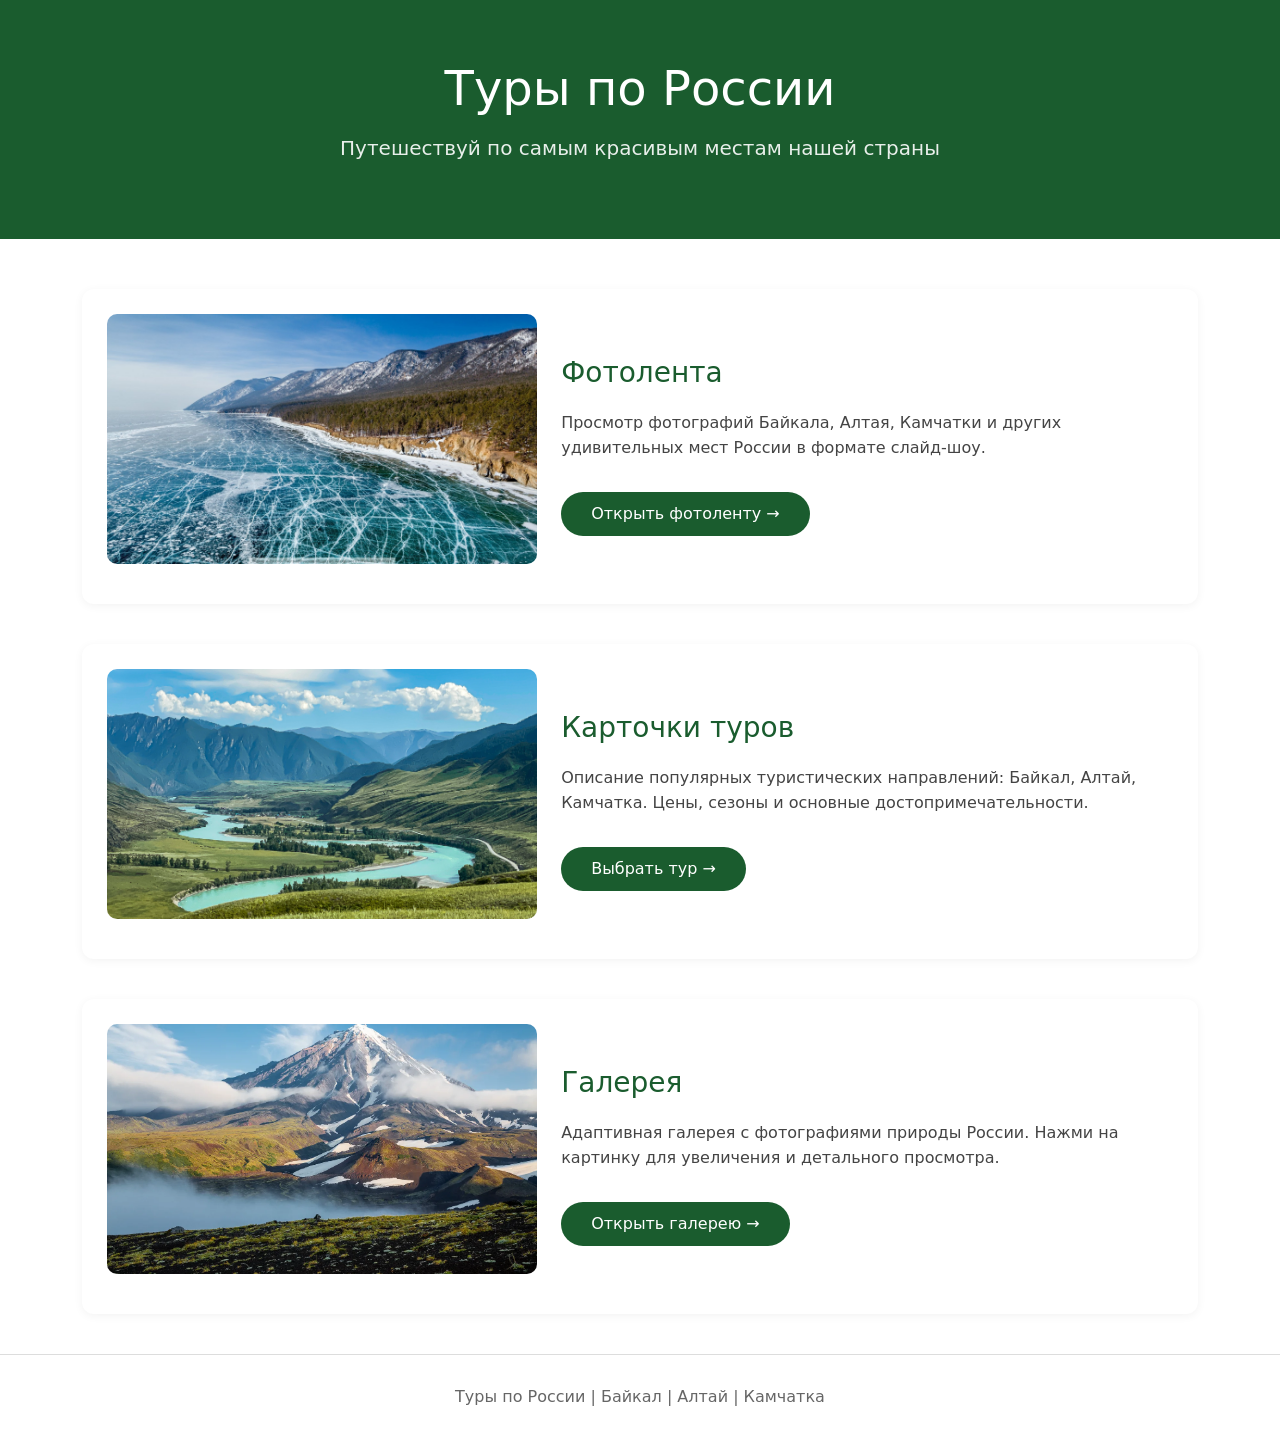
<file: index.html>
<!doctype html>
<html lang="ru">

<head>
    <meta charset="utf-8">
    <meta name="viewport" content="width=device-width, initial-scale=1">
    <title>Туры по России</title>
    <link rel="icon" href="favicon.ico">
    <link rel="stylesheet" href="style.css">
    <link href="https://cdn.jsdelivr.net/npm/bootstrap@5.3.0/dist/css/bootstrap.min.css" rel="stylesheet">
</head>

<body>

    <div class="header">
        <h1>Туры по России</h1>
        <p>Путешествуй по самым красивым местам нашей страны</p>
    </div>

    <div class="container">

        <div class="section-block">
            <div class="row align-items-center">
                <div class="col-md-5">
                    <img src="images/baikal.jpg" alt="Байкал"
                        onerror="this.src='https://via.placeholder.com/500x250?text=Байкал'">
                </div>
                <div class="col-md-7">
                    <h2>Фотолента</h2>
                    <p>Просмотр фотографий Байкала, Алтая, Камчатки и других удивительных мест России в формате
                        слайд-шоу.</p>
                    <a href="carusel.html" class="btn-custom">Открыть фотоленту →</a>
                </div>
            </div>
        </div>

        <div class="section-block">
            <div class="row align-items-center">
                <div class="col-md-5">
                    <img src="images/altai.jpg" alt="Алтай"
                        onerror="this.src='https://via.placeholder.com/500x250?text=Алтай'">
                </div>
                <div class="col-md-7">
                    <h2>Карточки туров</h2>
                    <p>Описание популярных туристических направлений: Байкал, Алтай, Камчатка. Цены, сезоны и основные
                        достопримечательности.</p>
                    <a href="cards.html" class="btn-custom">Выбрать тур →</a>
                </div>
            </div>
        </div>

        <div class="section-block">
            <div class="row align-items-center">
                <div class="col-md-5">
                    <img src="images/kamchatka.jpg" alt="Камчатка"
                        onerror="this.src='https://via.placeholder.com/500x250?text=Камчатка'">
                </div>
                <div class="col-md-7">
                    <h2>Галерея</h2>
                    <p>Адаптивная галерея с фотографиями природы России. Нажми на картинку для увеличения и детального
                        просмотра.</p>
                    <a href="gallery.html" class="btn-custom">Открыть галерею →</a>
                </div>
            </div>
        </div>

    </div>

    <div class="footer">
        <p>Туры по России | Байкал | Алтай | Камчатка</p>
    </div>

</body>

</html>
</file>
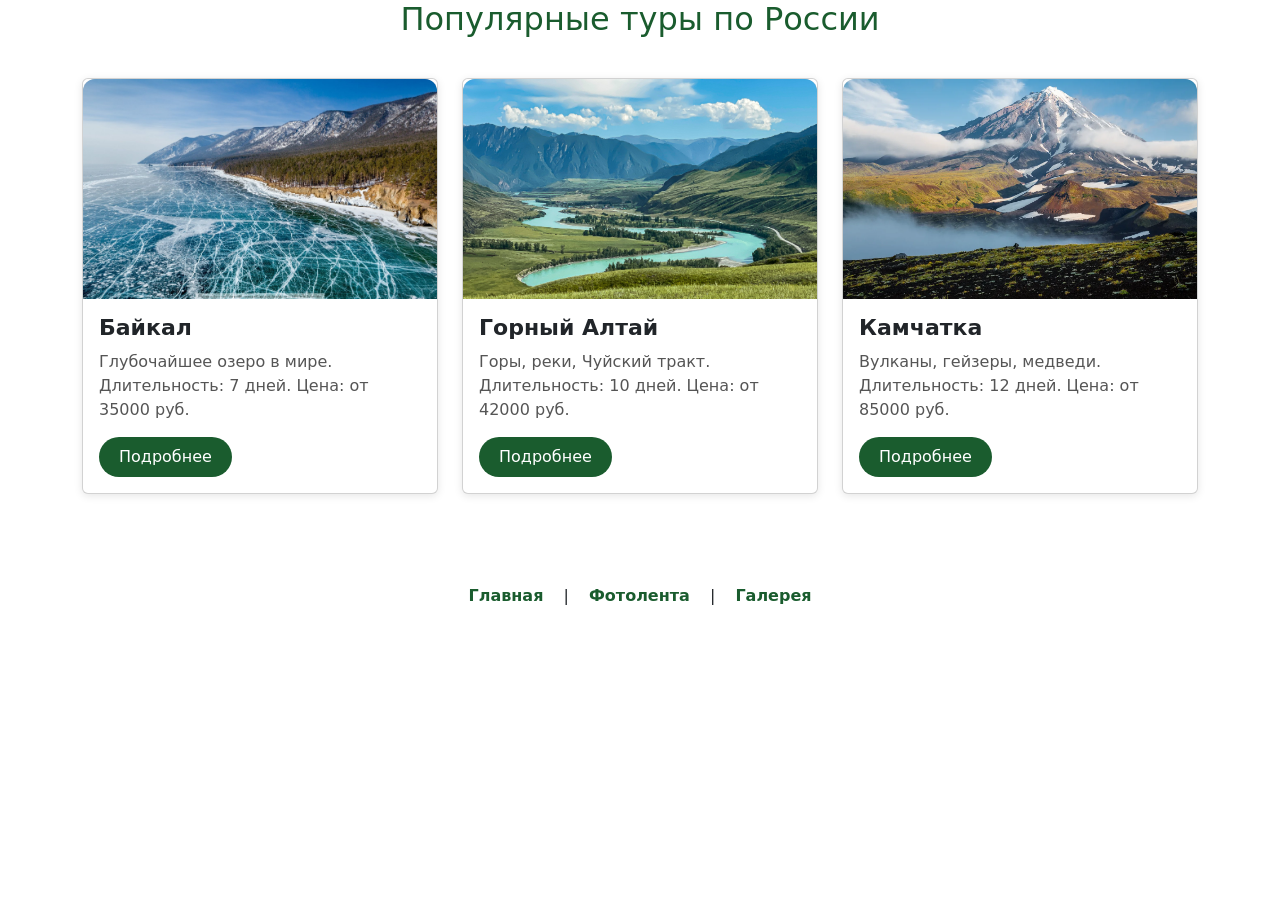
<file: cards.html>
<!doctype html>
<html lang="ru">

<head>
    <meta charset="utf-8">
    <meta name="viewport" content="width=device-width, initial-scale=1">
    <title>Карточки туров - Россия</title>
    <link rel="icon" href="favicon.ico">
    <link rel="stylesheet" href="style.css">
    <link href="https://cdn.jsdelivr.net/npm/bootstrap@5.3.0/dist/css/bootstrap.min.css" rel="stylesheet">
</head>

<body>

    <div class="container">
        <h2 class="page-title">Популярные туры по России</h2>

        <div class="row">
            <div class="col-md-4">
                <div class="card">
                    <img src="images/baikal.jpg" class="card-img-top" alt="Байкал"
                        onerror="this.src='https://via.placeholder.com/400x220?text=Байкал'">
                    <div class="card-body">
                        <h5 class="card-title">Байкал</h5>
                        <p class="card-text">Глубочайшее озеро в мире. Длительность: 7 дней. Цена: от 35000 руб.</p>
                        <div id="baikalInfo" style="display:none; margin-top: 10px;">Глубочайшее озеро в мире. Находится
                            в Сибири. Чистейшая вода и уникальная природа.</div>
                        <button class="btn-success" onclick="toggleInfo('baikalInfo', this)">Подробнее</button>
                    </div>
                </div>
            </div>
            <div class="col-md-4">
                <div class="card">
                    <img src="images/altai.jpg" class="card-img-top" alt="Алтай"
                        onerror="this.src='https://via.placeholder.com/400x220?text=Алтай'">
                    <div class="card-body">
                        <h5 class="card-title">Горный Алтай</h5>
                        <p class="card-text">Горы, реки, Чуйский тракт. Длительность: 10 дней. Цена: от 42000 руб.</p>
                        <div id="altaiInfo" style="display:none; margin-top: 10px;">Горный Алтай - это удивительное
                            место с высокими горами, быстрыми реками и чистейшим воздухом. Здесь находится знаменитый
                            Чуйский тракт и множество живописных перевалов.</div>
                        <button class="btn-success" onclick="toggleInfo('altaiInfo', this)">Подробнее</button>
                    </div>
                </div>
            </div>
            <div class="col-md-4">
                <div class="card">
                    <img src="images/kamchatka.jpg" class="card-img-top" alt="Камчатка"
                        onerror="this.src='https://via.placeholder.com/400x220?text=Камчатка'">
                    <div class="card-body">
                        <h5 class="card-title">Камчатка</h5>
                        <p class="card-text">Вулканы, гейзеры, медведи. Длительность: 12 дней. Цена: от 85000 руб.</p>
                        <div id="kamchatkaInfo" style="display:none; margin-top: 10px;">Камчатка - край вулканов и
                            гейзеров. Здесь можно увидеть действующие вулканы, долину гейзеров и бурых медведей в
                            естественной среде обитания.</div>
                        <button class="btn-success" onclick="toggleInfo('kamchatkaInfo', this)">Подробнее</button>
                    </div>
                </div>
            </div>
        </div>

        <div class="nav-links">
            <a href="index.html">Главная</a> |
            <a href="carusel.html">Фотолента</a> |
            <a href="gallery.html">Галерея</a>
        </div>
    </div>

    <script>
        function toggleInfo(infoId, button) {
            var div = document.getElementById(infoId);
            if (div.style.display == 'none') {
                div.style.display = 'block';
                button.innerHTML = 'Скрыть';
            } else {
                div.style.display = 'none';
                button.innerHTML = 'Подробнее';
            }
        }
    </script>

    <script src="https://cdn.jsdelivr.net/npm/bootstrap@5.3.0/dist/js/bootstrap.bundle.min.js"></script>
</body>

</html>
</file>
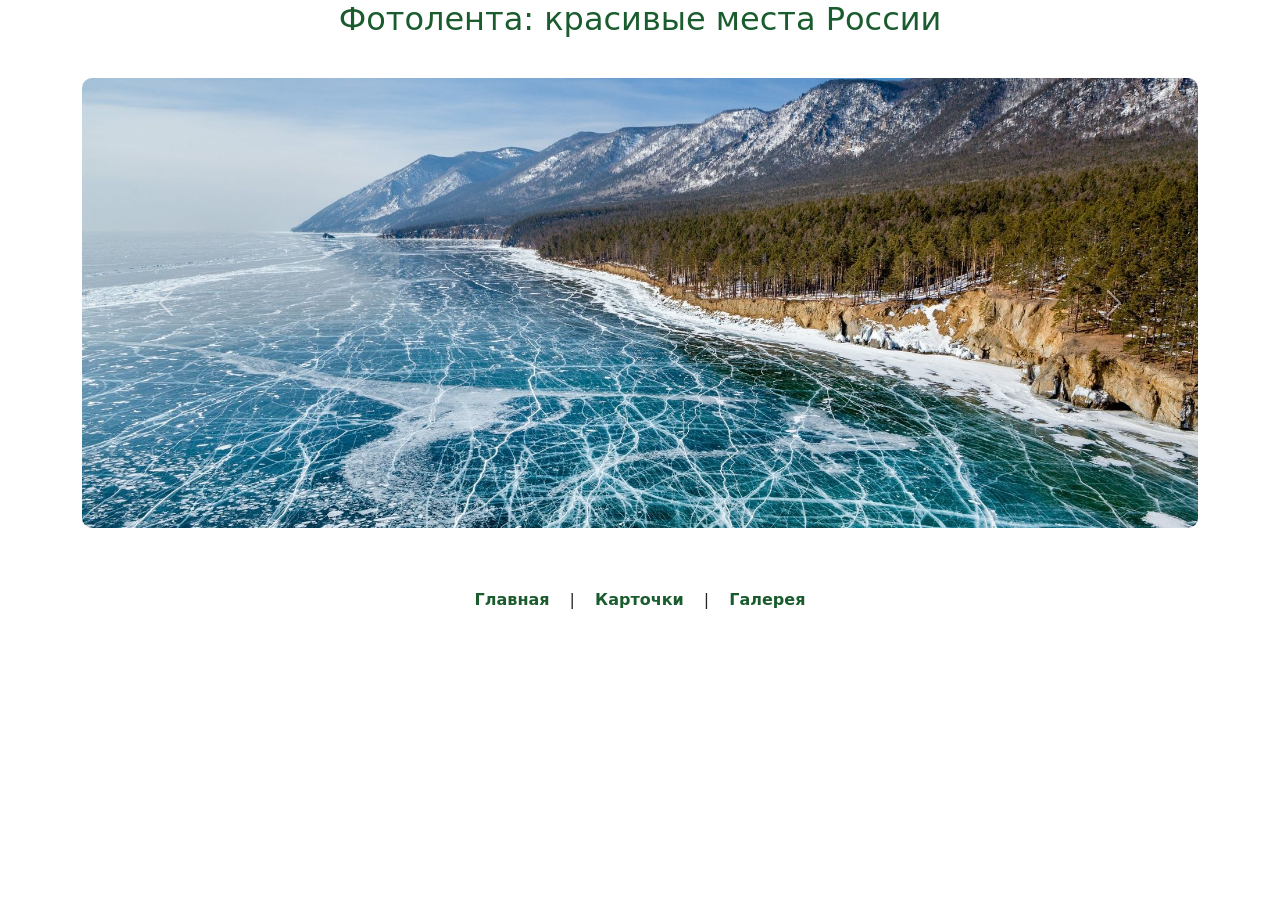
<file: carusel.html>
<!doctype html>
<html lang="ru">

<head>
    <meta charset="utf-8">
    <meta name="viewport" content="width=device-width, initial-scale=1">
    <title>Фотолента - Туры по России</title>
    <link rel="icon" href="favicon.ico">
    <link rel="stylesheet" href="style.css">
    <link href="https://cdn.jsdelivr.net/npm/bootstrap@5.3.0/dist/css/bootstrap.min.css" rel="stylesheet">
</head>

<body>

    <div class="container">
        <h2 class="page-title">Фотолента: красивые места России</h2>

        <div id="carousel" class="carousel slide" data-bs-ride="carousel">
            <div class="carousel-inner">
                <div class="carousel-item active">
                    <img src="images/baikal.jpg" class="d-block w-100" alt="Байкал"
                        onerror="this.src='https://via.placeholder.com/1000x450?text=Байкал'">
                </div>
                <div class="carousel-item">
                    <img src="images/altai.jpg" class="d-block w-100" alt="Алтай"
                        onerror="this.src='https://via.placeholder.com/1000x450?text=Алтай'">
                </div>
                <div class="carousel-item">
                    <img src="images/kamchatka.jpg" class="d-block w-100" alt="Камчатка"
                        onerror="this.src='https://via.placeholder.com/1000x450?text=Камчатка'">
                </div>
                <div class="carousel-item">
                    <img src="images/forest.jpg" class="d-block w-100" alt="Лес"
                        onerror="this.src='https://via.placeholder.com/1000x450?text=Лес'">
                </div>
                <div class="carousel-item">
                    <img src="images/mountain.jpg" class="d-block w-100" alt="Горы"
                        onerror="this.src='https://via.placeholder.com/1000x450?text=Горы'">
                </div>
                <div class="carousel-item">
                    <img src="images/lake.jpg" class="d-block w-100" alt="Озеро"
                        onerror="this.src='https://via.placeholder.com/1000x450?text=Озеро'">
                </div>
            </div>
            <button class="carousel-control-prev" type="button" data-bs-target="#carousel" data-bs-slide="prev">
                <span class="carousel-control-prev-icon"></span>
            </button>
            <button class="carousel-control-next" type="button" data-bs-target="#carousel" data-bs-slide="next">
                <span class="carousel-control-next-icon"></span>
            </button>
        </div>

        <div class="nav-links">
            <a href="index.html">Главная</a> |
            <a href="cards.html">Карточки</a> |
            <a href="gallery.html">Галерея</a>
        </div>
    </div>

    <script src="https://cdn.jsdelivr.net/npm/bootstrap@5.3.0/dist/js/bootstrap.bundle.min.js"></script>
</body>

</html>
</file>
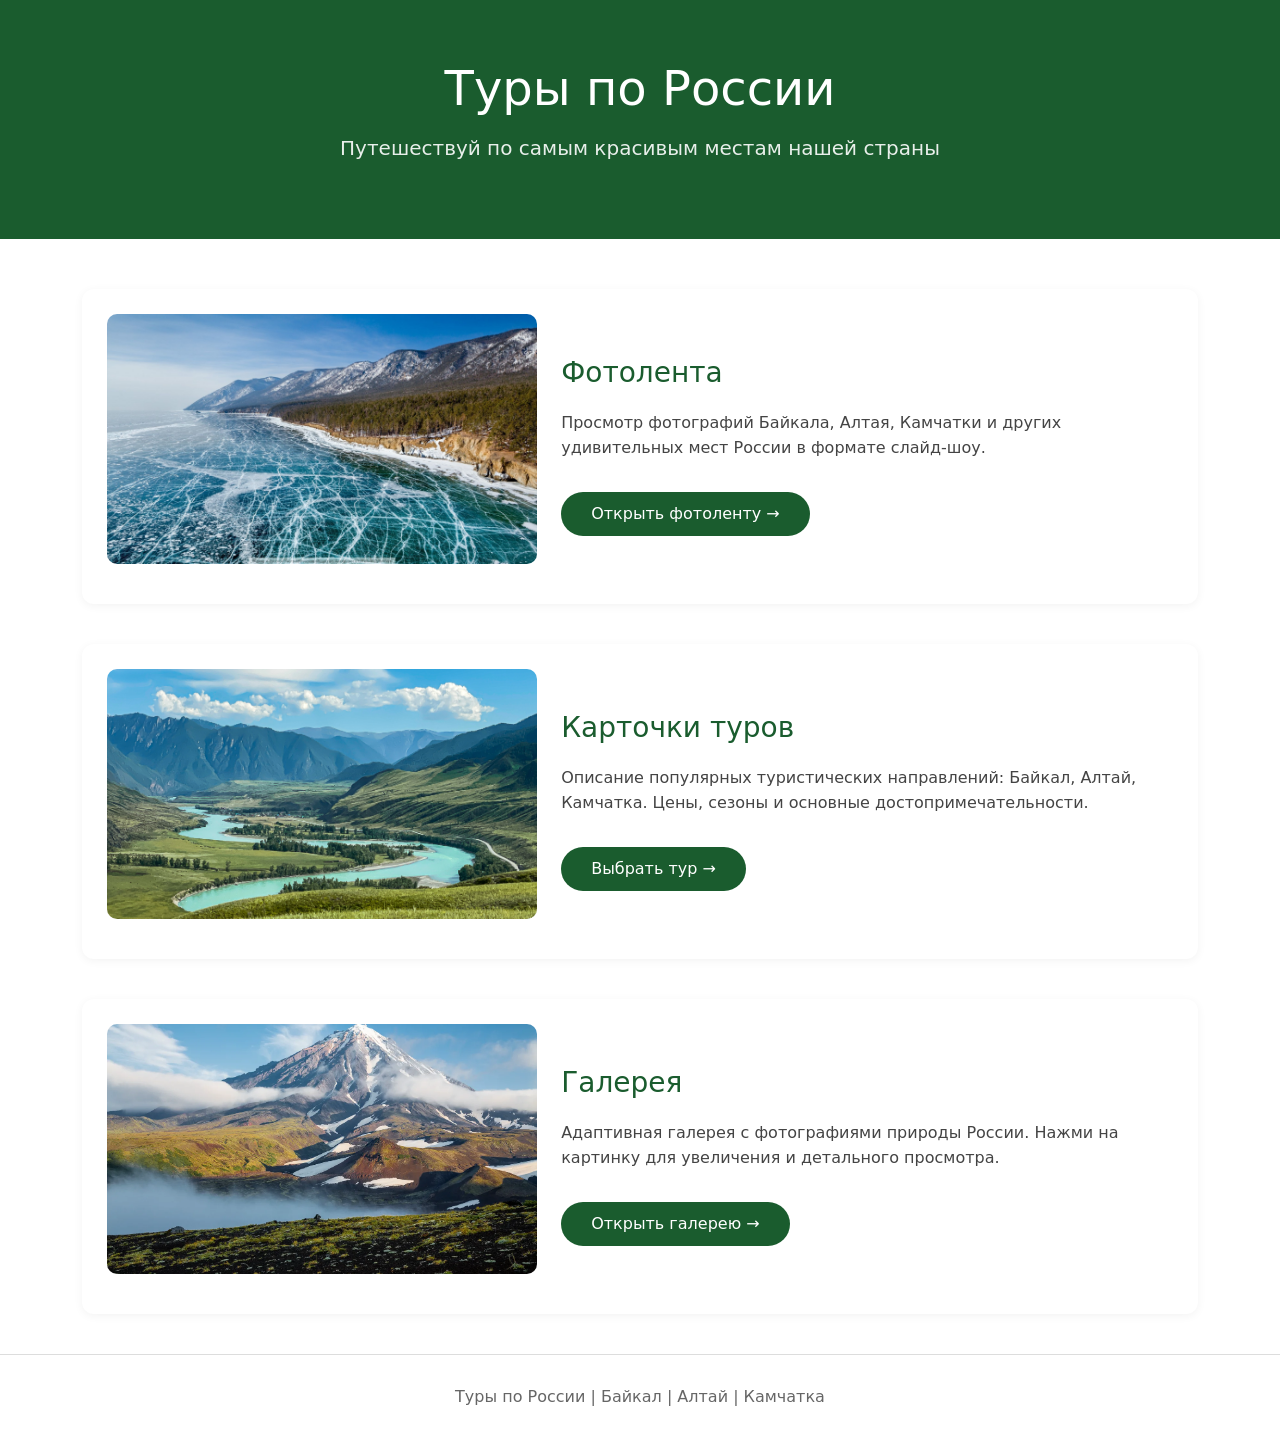
<file: snippet.html>
<!doctype html>
<html lang="ru">

<head>
    <meta charset="utf-8">
    <meta name="viewport" content="width=device-width, initial-scale=1">
    <title>Туры по России</title>
    <link rel="icon" href="favicon.ico">
    <link rel="stylesheet" href="style.css">
    <link href="https://cdn.jsdelivr.net/npm/bootstrap@5.3.0/dist/css/bootstrap.min.css" rel="stylesheet">
</head>

<body>

    <div class="header">
        <h1>Туры по России</h1>
        <p>Путешествуй по самым красивым местам нашей страны</p>
    </div>

    <div class="container">

        <div class="section-block">
            <div class="row align-items-center">
                <div class="col-md-5">
                    <img src="images/baikal.jpg" alt="Байкал"
                        onerror="this.src='https://via.placeholder.com/500x250?text=Байкал'">
                </div>
                <div class="col-md-7">
                    <h2>Фотолента</h2>
                    <p>Просмотр фотографий Байкала, Алтая, Камчатки и других удивительных мест России в формате
                        слайд-шоу.</p>
                    <a href="carusel.html" class="btn-custom">Открыть фотоленту →</a>
                </div>
            </div>
        </div>

        <div class="section-block">
            <div class="row align-items-center">
                <div class="col-md-5">
                    <img src="images/altai.jpg" alt="Алтай"
                        onerror="this.src='https://via.placeholder.com/500x250?text=Алтай'">
                </div>
                <div class="col-md-7">
                    <h2>Карточки туров</h2>
                    <p>Описание популярных туристических направлений: Байкал, Алтай, Камчатка. Цены, сезоны и основные
                        достопримечательности.</p>
                    <a href="cards.html" class="btn-custom">Выбрать тур →</a>
                </div>
            </div>
        </div>

        <div class="section-block">
            <div class="row align-items-center">
                <div class="col-md-5">
                    <img src="images/kamchatka.jpg" alt="Камчатка"
                        onerror="this.src='https://via.placeholder.com/500x250?text=Камчатка'">
                </div>
                <div class="col-md-7">
                    <h2>Галерея</h2>
                    <p>Адаптивная галерея с фотографиями природы России. Нажми на картинку для увеличения и детального
                        просмотра.</p>
                    <a href="gallery.html" class="btn-custom">Открыть галерею →</a>
                </div>
            </div>
        </div>

    </div>

    <div class="footer">
        <p>Туры по России | Байкал | Алтай | Камчатка</p>
    </div>

</body>

</html>
</file>
<file: style.css>
* {
  margin: 0;
  padding: 0;
  box-sizing: border-box;
}

body {
  background: #f0f4f0;
  font-family: 'Segoe UI', Arial, sans-serif;
  line-height: 1.6;
}

.header {
  background: #1a5c2e;
  color: white;
  padding: 60px 20px;
  text-align: center;
  margin-bottom: 50px;
}

.header h1 {
  font-size: 48px;
  margin-bottom: 15px;
}

.header p {
  font-size: 20px;
  opacity: 0.9;
}

.section-block {
  background: white;
  border-radius: 12px;
  margin-bottom: 40px;
  padding: 25px;
  box-shadow: 0 2px 10px rgba(0, 0, 0, 0.05);
}

.section-block h2 {
  color: #1a5c2e;
  margin-bottom: 20px;
  font-size: 28px;
}

.section-block p {
  color: #444;
  line-height: 1.6;
}

.section-block img {
  width: 100%;
  height: 250px;
  object-fit: cover;
  border-radius: 10px;
  background: #ccc;
  margin-bottom: 15px;
}

.btn-custom {
  background: #1a5c2e;
  color: white;
  padding: 10px 30px;
  border-radius: 30px;
  text-decoration: none;
  display: inline-block;
  margin-top: 15px;
  border: none;
  cursor: pointer;
  font-size: 16px;
}

.btn-custom:hover {
  background: #0e3d1f;
  color: white;
}

.btn-success {
  background: #1a5c2e;
  color: white;
  padding: 8px 20px;
  border-radius: 25px;
  text-decoration: none;
  display: inline-block;
  border: none;
  cursor: pointer;
}

.btn-success:hover {
  background: #0e3d1f;
  color: white;
}

.footer {
  text-align: center;
  padding: 30px;
  color: #666;
  border-top: 1px solid #ddd;
  margin-top: 40px;
}

.nav-links {
  text-align: center;
  margin-top: 40px;
  padding: 20px;
}

.nav-links a {
  margin: 0 15px;
  text-decoration: none;
  color: #1a5c2e;
  font-weight: bold;
}

.nav-links a:hover {
  text-decoration: underline;
}

.card {
  border: none;
  border-radius: 12px;
  box-shadow: 0 2px 8px rgba(0, 0, 0, 0.1);
  margin-bottom: 30px;
  background: white;
}

.card img {
  height: 220px;
  object-fit: cover;
  border-radius: 12px 12px 0 0;
  background: #ccc;
  width: 100%;
}

.card-body {
  padding: 20px;
}

.card-title {
  font-size: 22px;
  font-weight: bold;
  color: #1a5c2e;
  margin-bottom: 12px;
}

.card-text {
  color: #555;
  margin-bottom: 15px;
}

.gallery-item {
  margin-bottom: 25px;
}

.gallery-item img {
  width: 100%;
  height: 200px;
  object-fit: cover;
  border-radius: 10px;
  background: #bbb;
  cursor: pointer;
  transition: 0.2s;
}

.gallery-item img:hover {
  opacity: 0.85;
}

.carousel-container {
  max-width: 1000px;
  margin: 0 auto;
}

.carousel-item img {
  height: 450px;
  object-fit: cover;
  background: #aaa;
  border-radius: 10px;
  width: 100%;
}

.page-title {
  text-align: center;
  margin-bottom: 40px;
  color: #1a5c2e;
  font-size: 32px;
}

.container {
  max-width: 1200px;
  margin: 0 auto;
  padding: 0 20px;
}

@media (max-width: 768px) {
  .header h1 {
    font-size: 32px;
  }

  .header p {
    font-size: 16px;
  }

  .section-block h2 {
    font-size: 22px;
  }

  .card-title {
    font-size: 18px;
  }

  .carousel-item img {
    height: 300px;
  }
}
</file>
